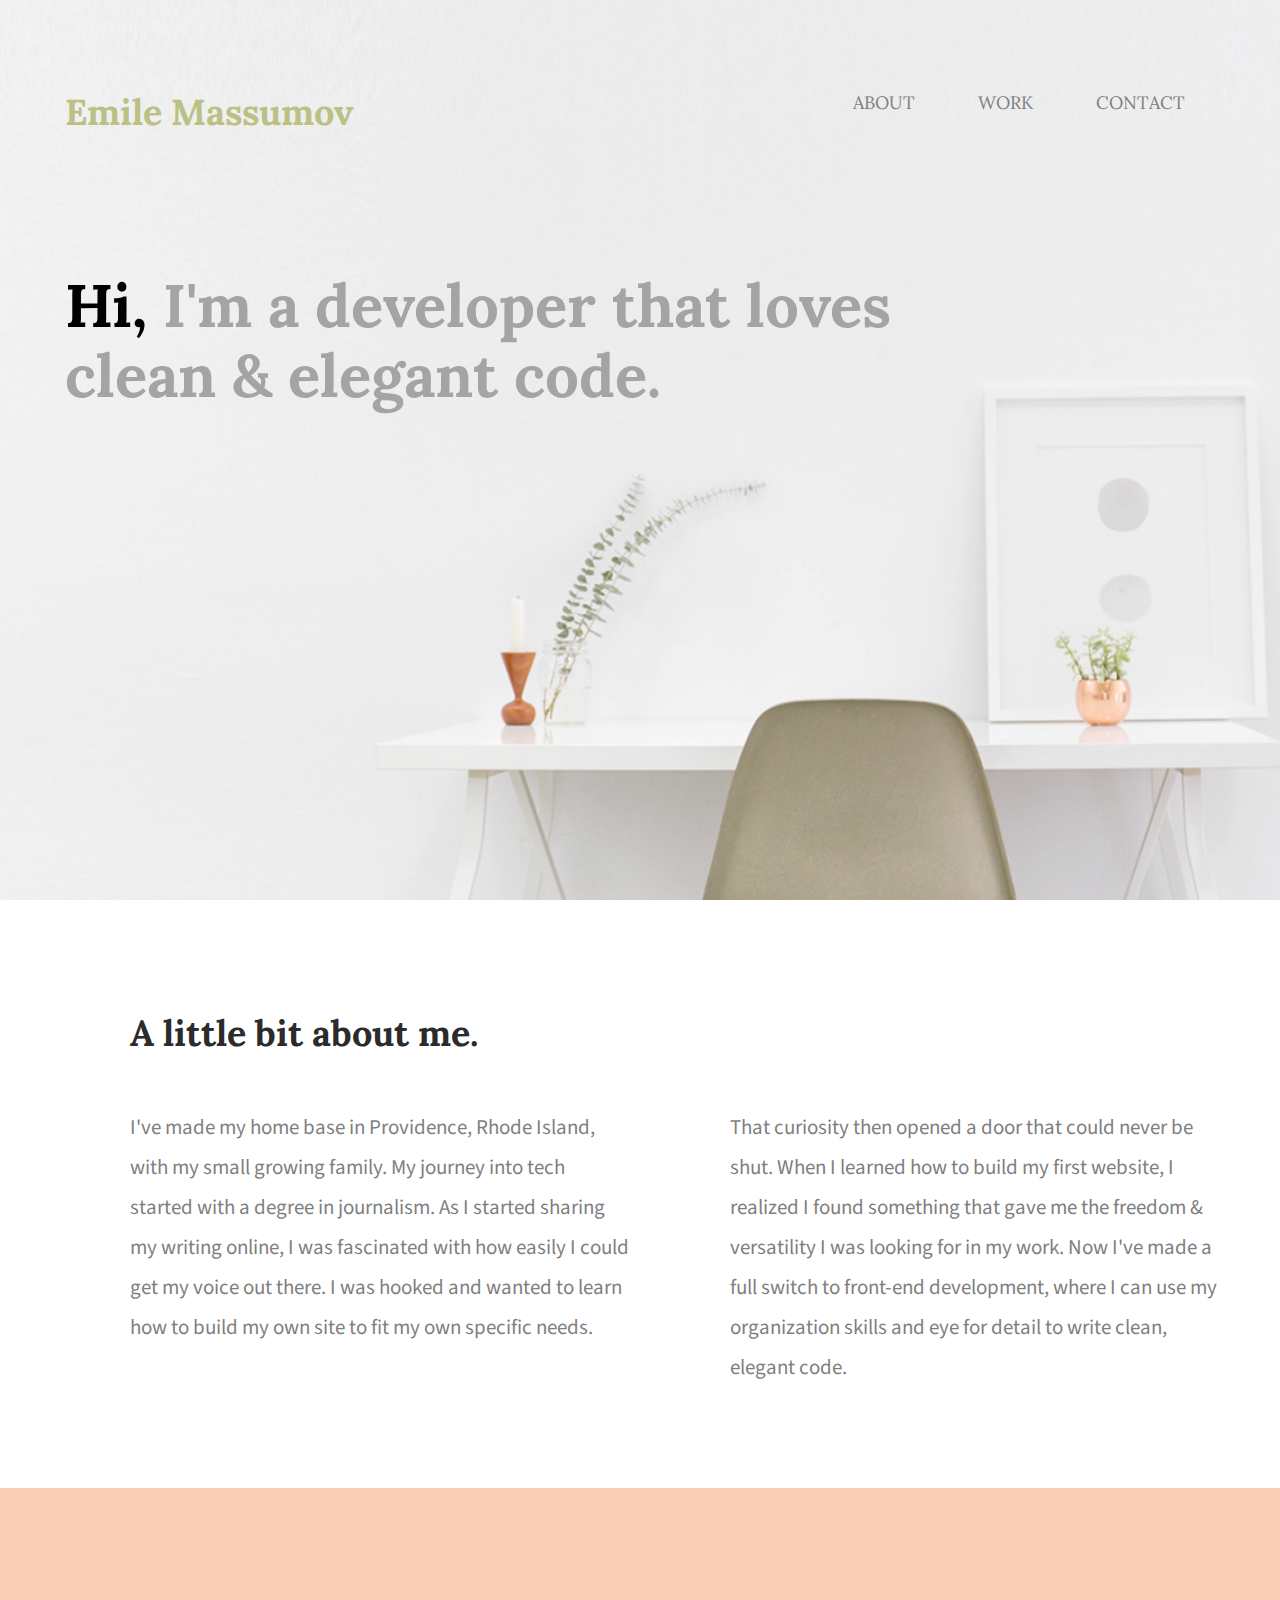
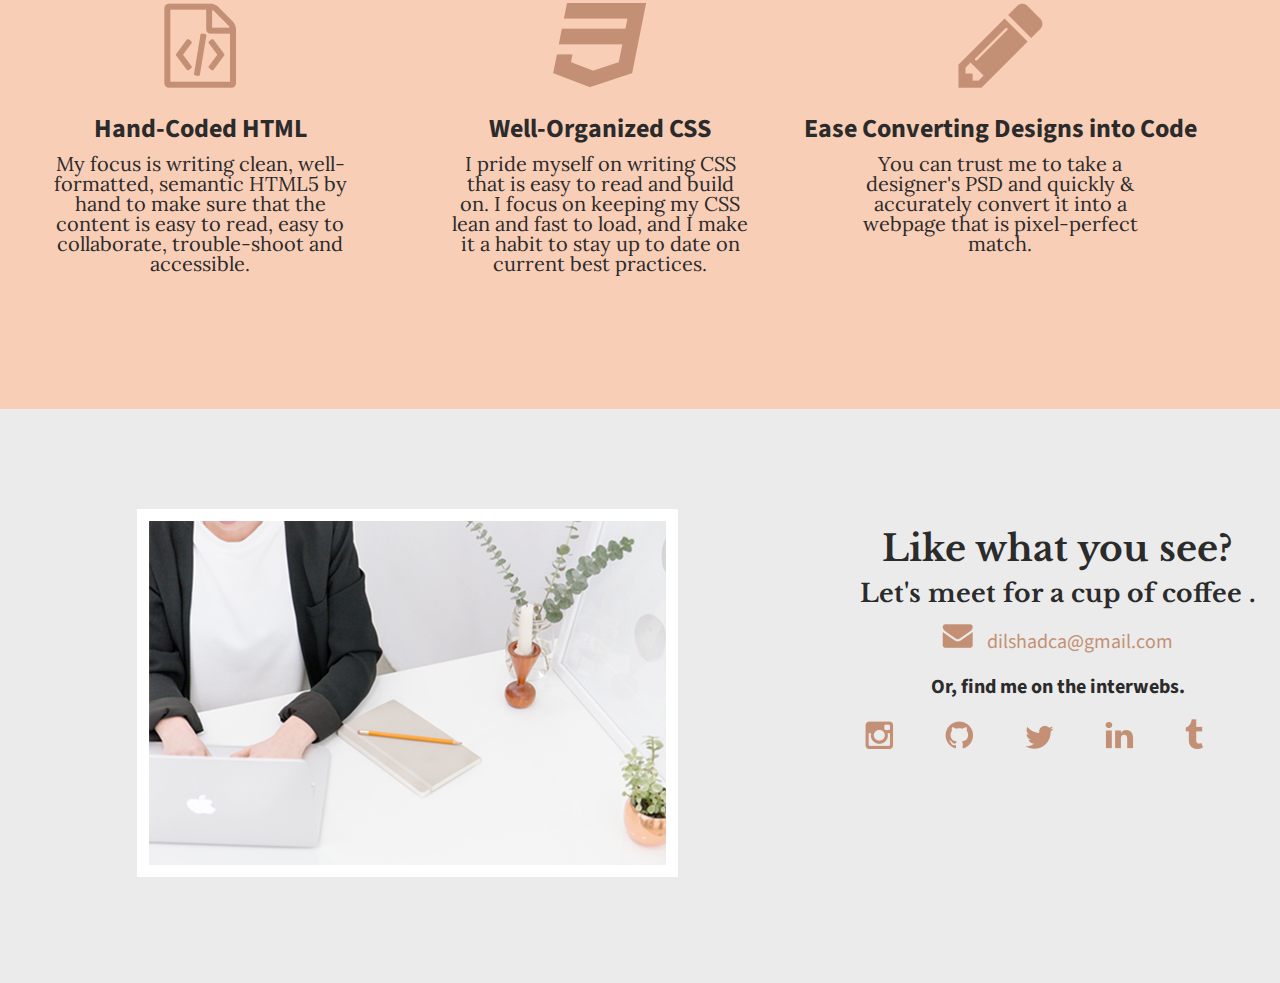
<file: jub/index.html>
<!doctype html>

<html lang=en>

                <head>
                      <link href='https://fonts.googleapis.com/css?family=Source+Sans+Pro:400,700' rel='stylesheet' type='text/css'>
                         <title> Emile Massumov </title>
                            <link rel="stylesheet" href="css/normalize.css">
                         <link rel="stylesheet" href="css/main.css">
                      <link href="https://fonts.googleapis.com/css?family=Lora:400,700" rel="stylesheet" type="text/css">
               <link href="https://fonts.googleapis.com/css2?family=Roboto:wght@400;700&display=swap" rel="stylesheet">
          </head>

<body>
                <header>
                  <div class="full-width">
                    <div class="half-width">
                  <h1>Emile Massumov</h1>
              <h2><span>Hi,</span> I'm a developer that loves clean &amp; elegant code.</h2>

          </div>

<div class="half-width">
<nav>
              <ul>
                <li><a href="#about">About</a></li>
                   <li><a href="#work">Work</a></li>
                      <li><a href="#contact">Contact</a></li>
                        </ul>


</nav>


</div>
</div>
</header>

<main>
           <section id="about">
             <link rel="preconnect" href="https://fonts.gstatic.com">
                <link href="https://fonts.googleapis.com/css2?family=Roboto:wght@400;700&display=swap" rel="stylesheet">

            <div class="full-width">
              <h2>A little bit about me.</h2>
                 <div class="half-width">

<p>I've made my home base in Providence, Rhode Island, with my small growing family. My journey into tech started with a degree in journalism. As I started sharing my writing online, I was fascinated with how easily I could get my voice out there. I was hooked and wanted to learn how to build my own site to fit my own specific needs.</p>
</div>
                        <div class="half-width">
<p>That curiosity then opened a door that could never be shut. When I learned how to build my first website, I realized I found something that gave me the freedom & versatility I was looking for in my work. Now I've made a full switch to front-end development, where I can use my organization skills and eye for detail to write clean, elegant code.</p>
</div>
   </div>

</section>
             <section id="work">
                <div class="full-width">
                   <div class="third-width">
                       <img src="img/html-icon.png" alt="HTML icon" />
<h3>Hand-Coded HTML</h3>

            <link rel="preconnect" href="https://fonts.gstatic.com">
               <link href="https://fonts.googleapis.com/css2?family=Roboto:wght@400;700&display=swap" rel="stylesheet">
<p>My focus is writing clean, well-formatted, semantic HTML5 by hand to make sure that the content is easy to read, easy to collaborate, trouble-shoot and accessible.</p>

 </div>
             <div class="third-width">
               <img src="img/css-icon.png" alt="css-icon"/>
<h3>Well-Organized CSS</h3>

<p>I pride myself on writing CSS that is easy to read and build on. I focus on keeping my CSS lean and fast to load, and I make it a habit to stay up to date on current best practices.</p>

 </div>
             <div class="third-width">
                <img src="img/pencil-icon.png" alt="pencil-icon"/>

<h3>Ease Converting Designs into Code</h3>

<p>You can trust me to take a designer's PSD and quickly & accurately convert it into a webpage that is pixel-perfect match.</p>

  </div>
       </div>
             </section>
               <footer id="contact">
                  <div class="full-width">
                     <div class="half-width">
               <img src="img/contact-image.png" alt="contact-image" id="contact-img"/>
            </div>
         <div class="half-width">
<h2>Like what you see?</h2>
<link href="https://fonts.googleapis.com/css2?family=Libre+Baskerville:wght@700&display=swap" rel="stylesheet">

           <div>
    <h3 id="email-header">Let's meet for a cup of coffee . </h3> <link rel="preconnect" href="https://fonts.gstatic.com">
<link href="https://fonts.googleapis.com/css2?family=Open+Sans+Condensed:wght@300&display=swap" rel="stylesheet"><link rel="preconnect" href="https://fonts.gstatic.com">
<link href="https://fonts.googleapis.com/css2?family=Fira+Sans:wght@600&display=swap" rel="stylesheet">
    <a href="mailto:dilshadca@gmail.com" target="_BLANK"><img src="img/envelope.png" alt="envelope" id="envelope"/> </a>
    <a href="mailto:dilshadca@gmail.com" target="_BLANK">dilshadca@gmail.com </a>

      <div>
<h4 id="socialmedia-header"> Or, find me on the interwebs.</h4>

</div>
</div>
<ul>
  <li><a href="https://www.instagram.com"><img src="img/instagram.png" alt="instagram"/></a></li>
  <li><a href="https://github.com"><img src="img/github.png" alt="github"/> </a></li>
  <li><a href="https://www.twitter.com"><img src="img/twitter.png" alt="twitter"/></a></li>
  <li><a href="https://www.linkedin.com"><img src="img/linkedin.png" alt="linkedin"/></a></li>
  <li><a href="https://www.tumblr.com"><img src="img/tumblr.png" alt="tumblr"/></a></li>
    </ul>

</div>
</div>
</footer>
</main>
</body>
</file>
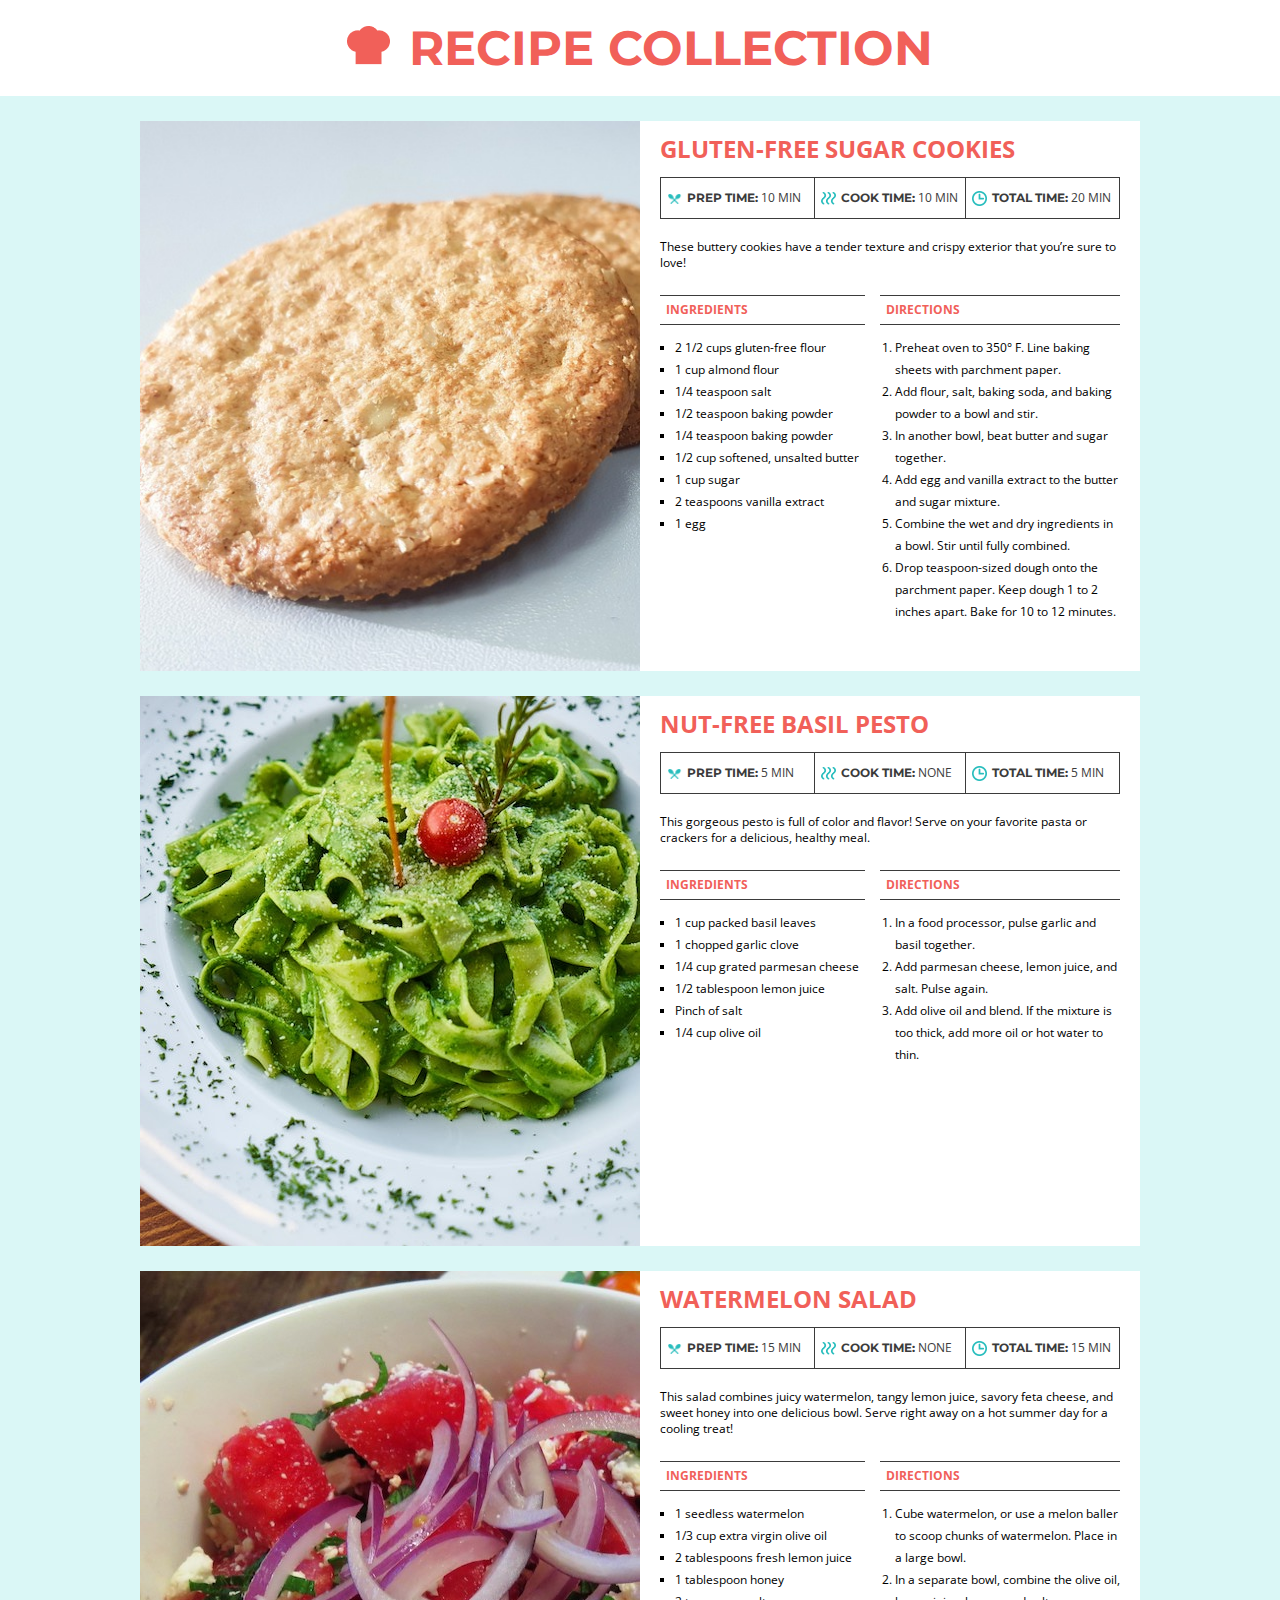
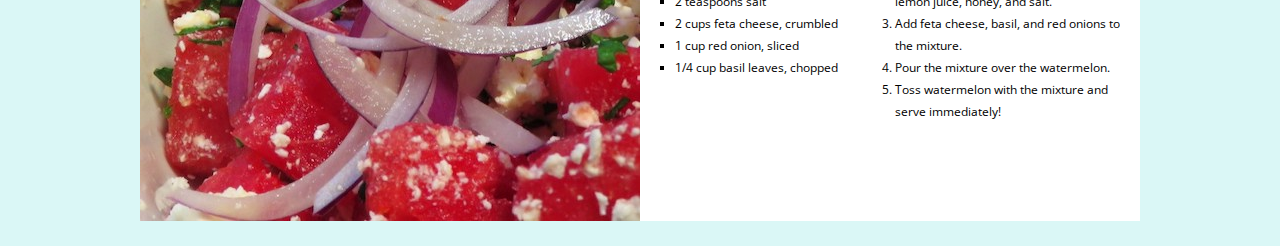
<file: recep/index.html>
<!doctype html>
<html lang="en">

    <head>
        <meta charset="utf-8">
          <title>Recipe Cards Project</title>
          <link href="https://fonts.googleapis.com/css?family=Montserrat:700%7COpen+Sans&display=swap" rel="stylesheet">
                <link rel="stylesheet" href="css/normalize.css">
                     <link rel="stylesheet" href="css/style.css">
    </head>

    <body>
        <header>
            <img src="img/chef-hat.png" alt="chef hat">

            <h1>Recipe Collection</h1>
            <link rel="preconnect" href="https://fonts.gstatic.com">
                <link href="https://fonts.googleapis.com/css2?family=Montserrat:wght@200&display=swap" rel="stylesheet">


        </header>
        <main>
            <article id="cookies" class="card">
                <div class="image"></div>
                <div class="recipe">
                    <h2>Gluten-Free Sugar Cookies</h2>
                        <link rel="preconnect" href="https://fonts.gstatic.com">
                           <link href="https://fonts.googleapis.com/css2?family=Open+Sans:wght@700&display=swap" rel="stylesheet">
                    <div class="time">
                        <div class="prep">
                            <img src="img/spoons.png" alt="prep time"><p class="time-details"><strong>Prep Time:</strong> 10 Min</p>
                        </div>
                        <div class="cook">
                            <img src="img/steam.png" alt="cook time"><p class="time-details"><strong>Cook Time:</strong> 10 Min</p>
                        </div>
                        <div class="total">
                            <img src="img/clock.png" alt="total time"><p class="time-details"><strong>Total Time:</strong> 20 Min</p>
                        </div>
                    </div>
                    <p class="description">These buttery cookies have a tender texture and crispy exterior that you’re
                        sure to love!</p>
                    <div class="columns">
                        <section class="ingredients">
                            <h3>Ingredients</h3>
                            <ul>
                                <li>2 1/2 cups gluten-free flour</li>
                                <li>1 cup almond flour</li>
                                <li>1/4 teaspoon salt</li>
                                <li>1/2 teaspoon baking powder</li>
                                <li>1/4 teaspoon baking powder</li>
                                <li>1/2 cup softened, unsalted butter</li>
                                <li>1 cup sugar</li>
                                <li>2 teaspoons vanilla extract</li>
                                <li>1 egg</li>
                            </ul>
                        </section>
                        <section class="directions">
                            <h3>Directions</h3>
                            <ol>
                                <li>Preheat oven to 350&deg; F. Line baking sheets with parchment paper.</li>
                                <li>Add flour, salt, baking soda, and baking powder to a bowl and stir.</li>
                                <li>In another bowl, beat butter and sugar together.</li>
                                <li>Add egg and vanilla extract to the butter and sugar mixture.</li>
                                <li>Combine the wet and dry ingredients in a bowl. Stir until fully combined.</li>
                                <li>Drop teaspoon-sized dough onto the parchment paper. Keep dough 1 to 2 inches apart.
                                    Bake for 10 to 12 minutes.</li>
                            </ol>
                        </section>
                    </div>
                </div>
            </article>
            <article id="pesto" class="card">
                <div class="image"></div>
                <div class="recipe">
                    <h2>Nut-Free Basil Pesto</h2>
                         <link rel="preconnect" href="https://fonts.gstatic.com">
                              <link href="https://fonts.googleapis.com/css2?family=Open+Sans:wght@700&display=swap" rel="stylesheet">
                    <div class="time">
                        <div class="prep">
                            <img src="img/spoons.png" alt="prep time"><p class="time-details"><strong>Prep Time:</strong> 5 Min</p>
                        </div>
                        <div class="cook">
                            <img src="img/steam.png" alt="cook time"><p class="time-details"><strong>Cook Time:</strong> None</p>
                        </div>
                        <div class="total">
                            <img src="img/clock.png" alt="total time"><p class="time-details"><strong>Total Time:</strong> 5 Min</p>
                        </div>
                    </div>
                    <p class="description">This gorgeous pesto is full of color and flavor! Serve on your favorite pasta
                        or crackers for a delicious, healthy meal.</p>
                    <div class="columns">
                        <section class="ingredients">
                            <h3>Ingredients</h3>
                            <ul>
                                <li>1 cup packed basil leaves</li>
                                <li>1 chopped garlic clove</li>
                                <li>1/4 cup grated parmesan cheese</li>
                                <li>1/2 tablespoon lemon juice</li>
                                <li>Pinch of salt</li>
                                <li>1/4 cup olive oil</li>
                            </ul>
                        </section>
                        <section class="directions">
                            <h3>Directions</h3>
                            <ol>
                                <li>In a food processor, pulse garlic and basil together.</li>
                                <li>Add parmesan cheese, lemon juice, and salt. Pulse again.</li>
                                <li>Add olive oil and blend. If the mixture is too thick, add more oil or hot water to
                                    thin.</li>
                            </ol>
                        </section>
                    </div>
                </div>
            </article>
            <article id="salad" class="card">
                <div class="image"></div>
                <div class="recipe">
                    <h2>Watermelon Salad</h2>
                             <link rel="preconnect" href="https://fonts.gstatic.com">
                                   <link href="https://fonts.googleapis.com/css2?family=Open+Sans:wght@700&display=swap" rel="stylesheet">
                    <div class="time">
                        <div class="prep">
                            <img src="img/spoons.png" alt="prep time"><p class="time-details"><strong>Prep Time:</strong> 15 Min</p>
                        </div>
                        <div class="cook">
                            <img src="img/steam.png" alt="cook time"><p class="time-details"><strong>Cook Time:</strong> None</p>
                        </div>
                        <div class="total">
                            <img src="img/clock.png" alt="total time"><p class="time-details"><strong>Total Time:</strong> 15 Min</p>
                        </div>
                    </div>
                    <p class="description">This salad combines juicy watermelon, tangy lemon juice, savory feta cheese,
                        and sweet honey into one delicious bowl. Serve right away on a hot summer day for a cooling
                        treat!</p>
                    <div class="columns">
                        <section class="ingredients">
                            <h3>Ingredients</h3>
                            <ul>
                                <li>1 seedless watermelon</li>
                                <li>1/3 cup extra virgin olive oil</li>
                                <li>2 tablespoons fresh lemon juice</li>
                                <li>1 tablespoon honey</li>
                                <li>2 teaspoons salt</li>
                                <li>2 cups feta cheese, crumbled</li>
                                <li>1 cup red onion, sliced</li>
                                <li>1/4 cup basil leaves, chopped</li>
                            </ul>
                        </section>
                        <section class="directions">
                            <h3>Directions</h3>
                            <ol>
                                <li>Cube watermelon, or use a melon baller to scoop chunks of watermelon. Place in a
                                    large bowl.</li>
                                <li>In a separate bowl, combine the olive oil, lemon juice, honey, and salt.</li>
                                <li>Add feta cheese, basil, and red onions to the mixture.</li>
                                <li>Pour the mixture over the watermelon.</li>
                                <li>Toss watermelon with the mixture and serve immediately!</li>
                            </ol>
                        </section>
                    </div>
                </div>
            </article>
        </main>
    </body>

</html>
</file>
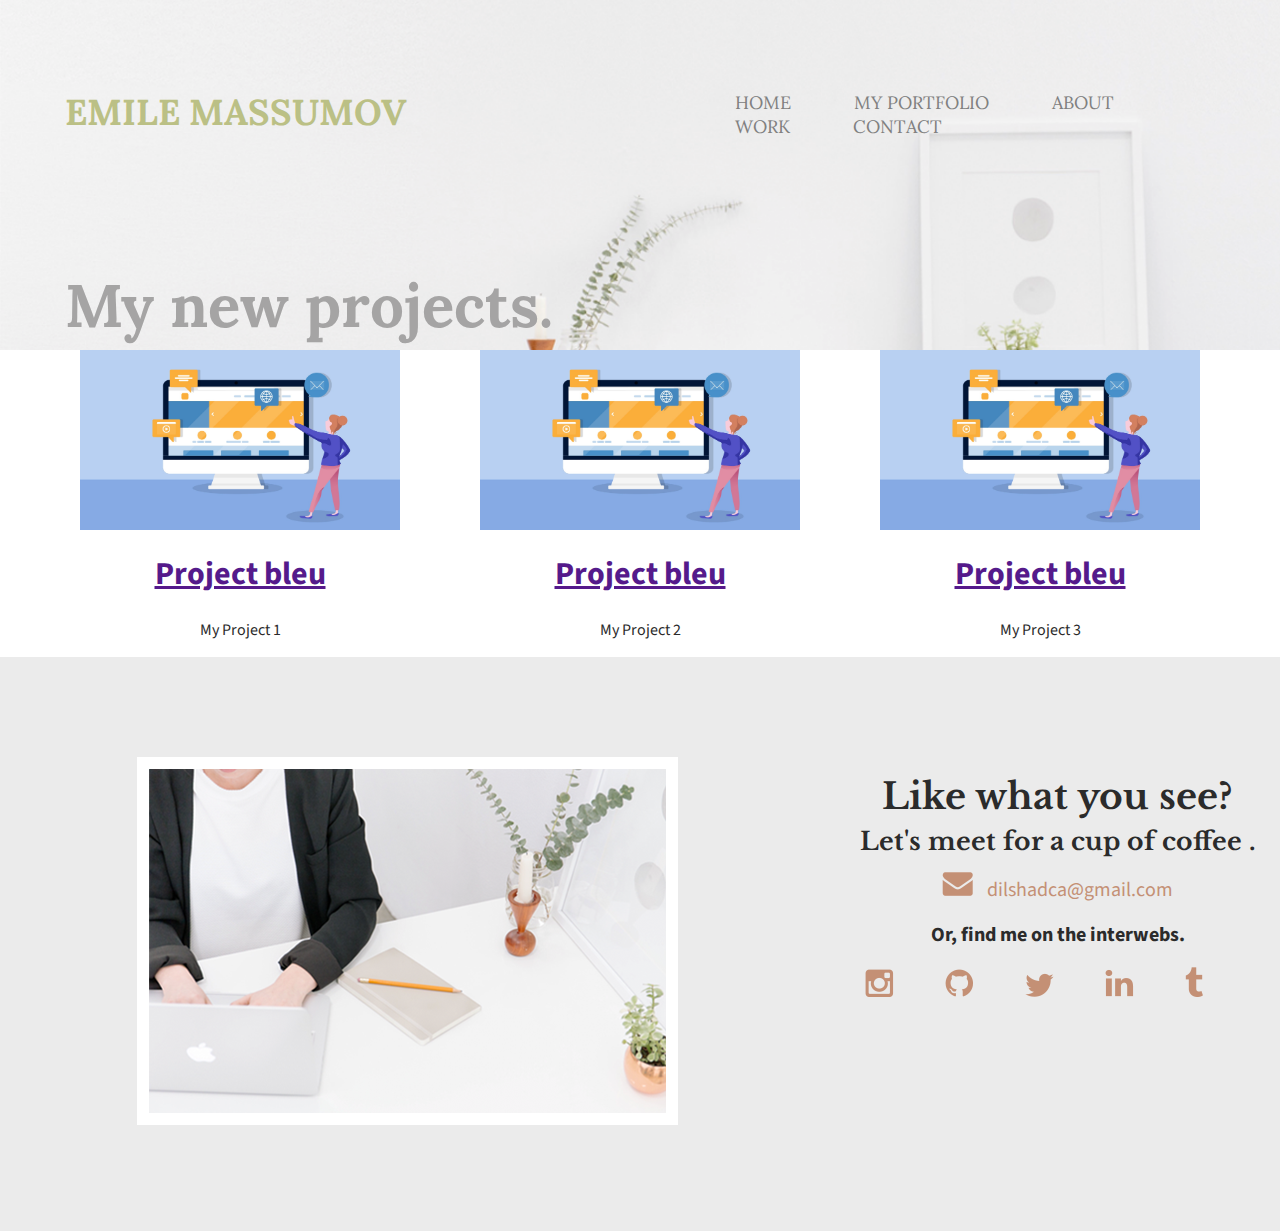
<file: jub/work/index.html>
<!doctype html>

<html lang=en>

                <head>
                      <link href='https://fonts.googleapis.com/css?family=Source+Sans+Pro:400,700' rel='stylesheet' type='text/css'>
                         <title> EMILE MASSUMOV </title>
                            <link rel="stylesheet" href="../css/normalize.css">
                         <link rel="stylesheet" href="../css/main.css">
                      <link href="https://fonts.googleapis.com/css?family=Lora:400,700" rel="stylesheet" type="text/css">
               <link href="https://fonts.googleapis.com/css2?family=Roboto:wght@400;700&display=swap" rel="stylesheet">
          </head>

<body>
                <header id="project">
                  <div class="full-width">
                    <div class="half-width">
                  <h1>EMILE MASSUMOV</h1>
              <h2>My new projects.</h2>

          </div>

<div class="half-width">
<nav>
              <ul>
                <li><a href="../index.html">Home</a></li>
                <li><a href="work/index.html">My Portfolio</a></li>
                <li><a href="#about">About</a></li>
                   <li><a href="#work">Work</a></li>
                      <li><a href="#contact">Contact</a></li>
                        </ul>


</nav>


</div>
</div>
</header>

<main>

      <!-- PROJECTS SECTION -->

           <section id="projects">
             <link rel="preconnect" href="https://fonts.gstatic.com">
                <link href="https://fonts.googleapis.com/css2?family=Roboto:wght@400;700&display=swap" rel="stylesheet">
                        <div class="full-width">
                          <div class="third-width">
                            <a href=""><img src="../img/web.jpg" alt = "Project blue" class="center"/></a>
                                  <a href=""><h1>Project bleu</h1></a>
                                     <p>My Project 1</p>

  </div>
                        <div class="third-width">
                          <a href=""><img src="../img/web.jpg" alt = "Project bleu" class="center"/></a>
                                <a href=""><h1>Project bleu </h1></a>
                                   <p>My Project 2</p>
</div>
                                   <div class="third-width">
                                     <a href=""><img src="../img/web.jpg" alt = "Project bleu" class="center"/></a>
                                           <a href=""><h1>Project bleu</h1></a>
                                              <p>My Project 3</p>


</div>
   </div>

</section>

<!-- CONTACT SECTION -->

        </section>
               <footer id="contact">
                  <div class="full-width">
                     <div class="half-width">
               <img src="../img/contact-image.png" alt="contact-image" id="contact-img"/>
            </div>
         <div class="half-width">
<h2>Like what you see?</h2>
<link href="https://fonts.googleapis.com/css2?family=Libre+Baskerville:wght@700&display=swap" rel="stylesheet">

           <div>
    <h3 id="email-header">Let's meet for a cup of coffee . </h3> <link rel="preconnect" href="https://fonts.gstatic.com">
<link href="https://fonts.googleapis.com/css2?family=Open+Sans+Condensed:wght@300&display=swap" rel="stylesheet"><link rel="preconnect" href="https://fonts.gstatic.com">
<link href="https://fonts.googleapis.com/css2?family=Fira+Sans:wght@600&display=swap" rel="stylesheet">
    <a href="mailto:dilshadca@gmail.com" target="_BLANK"><img src="../img/envelope.png" alt="envelope" id="envelope"/> </a>
    <a href="mailto:dilshadca@gmail.com" target="_BLANK">dilshadca@gmail.com </a>

      <div>
<h4 id="socialmedia-header"> Or, find me on the interwebs.</h4>

</div>
</div>
<ul>
  <li><a href="https://www.instagram.com"><img src="../img/instagram.png" alt="instagram"/></a></li>
  <li><a href="https://github.com"><img src="../img/github.png" alt="github"/> </a></li>
  <li><a href="https://www.twitter.com"><img src="../img/twitter.png" alt="twitter"/></a></li>
  <li><a href="https://www.linkedin.com"><img src="../img/linkedin.png" alt="linkedin"/></a></li>
  <li><a href="https://www.tumblr.com"><img src="../img/tumblr.png" alt="tumblr"/></a></li>
    </ul>

</div>
</div>
</footer>
</main>
</body>
</file>
<file: jub/css/main.css>
/****** BASE STYLES ******/



body {
    font-family: 'Source Sans Pro', sans-serif;
    color: #2b2b2b;

  }

/****** GRID ******/

.full-width {
    width: 1200px;
    margin: 0 auto;
    overflow: auto;
}

.half-width {
    width: 600px;
    float: left;
}

.third-width {
    width: 400px;
    float: left;
}

/****** HEADER ******/

header {
    height:900px;
    background:url('../img/full-background.png') no-repeat;
    background-size: cover;
    background-position: center;
    }

header h1 {
    padding: 65px 0 65px 25px;
    font-family: 'Lora', serif;
    font-size: 36px;
    color:#bbc085 ;
}

nav {
    float: right;
    padding: 75px 25px;
}

nav ul li {
    display: inline-block;
}

nav ul li a {
    text-transform:uppercase;
    text-decoration:none;
    font-size:18px;
    color:gray;
    font-family: 'Lora', serif;
    padding: 30px;
}

header h2 {
    width:900px;
    font-family:'Lora', serif;
    font-size:60px;
    line-height:70px;
    color:#a5a4a4;
    padding: 20px 0 20px 25px;
}

header h2 span {
    color:black;
    clear:both;

}

/****** ABOUT ******/

#about .full-width {
    padding:80px;

}

#about h2 {
    font-family: 'Lora', serif;
    font-size: 36px;
    padding-left: 50px;
}

#about p {
    font-size: 21px;
    color: #7f7f7f;
    line-height: 40px;
    padding-left: 50px;
    padding-right: 50px;
}

#work .full-width {
    padding: 115px 0;
    text-align:center;
    background: #f9ceb7;
    width: auto;


}


#work img {
    padding-bottom: 30px;


}
#work h3 {
    font-size:26px;
    line-height:10px;
    width:400px;
    margin: 0 auto;
    text-align:center;

}

#work p {
    font-family: 'Lora', serif;
    font-size:20px;
    text-align: center;
    line-height:20px;
    padding: 0 50px;
}
#contact .full-width {
    padding: 100px;
    text-align:center;
}

#contact img#contact-img {
    margin-left: 15px;
    border: 12px solid white;
}

#contact h2, #contact #email-header, #contact #socialmedia-header, #contact ul {
    padding-left:115px;
}

#contact #envelope {
    padding: 0 10px 0 115px;
}

#contact h2 {
    font-family:'Libre Baskerville', serif;
    font-size:36px;
    line-height:20px;

}

#contact h3 {
    font-family:'Libre Baskerville', serif;
    font-size:25px;
    line-height:10px;
}

#contact h4 {
  font-size:20px;
    line-height:10px;
}

#contact #email-header{
    font-size:'Open Sans Condensed', sans-serif;
    font-weight:
    line-height:
    margin: -30px 0 5px 0;
}

#contact #socialmedia-header {
    font-weight:10px;
    font-size:
    line-height:
    margin: 40px 0 0 0;
}

#contact a {
    text-decoration:none;
    color:#c49075;
    font-size:20px;
    font-weight:
    font-size:'Fira Sans', sans-serif;
}

#contact li {
     list-style: none;
     }

#contact ul li {
  display: inline-block;
     list-style: none;

}
#contact ul img {
    padding-right: 48px;
    }

    /****** PROJECT 1 ******/

#projects img {
        width: 80%;


}
#project {
  height: 350px;

}
#projects   a {
        text-align: center;

}
#projects   p {
        text-align: center;
}



.center  {
  display: block;
  margin-left: auto;
  margin-right: auto;
  width: 50%;
}




/****** PROJECT contact ******/

#contact, #contact-project {
    background-color: #ebebeb;
}

#contact ul, #contact-project ul {
    list-style: none;
}

#contact ul li, #contact-project ul li{
    display: inline-block;
}
</file>
<file: recep/css/style.css>
/****** BASE STYLES ******/

body {
    color: #f16059 ;
    background-color:#daf7f6;
    font-size:12px;
    font-family: 'Open Sans', sans-serif;
    line-height:16px;
}

header {
    background-color: #FFFFFF;
    text-align: center;

}

header h1 {
    display:inline-block;
    padding:40px 0;
    font-family: 'Montserrat', sans-serif;
    color: #F16059;
    text-transform:uppercase;
    margin:0;
    font-size:48px;
    font-weight: bold;
}
header img {
  margin-right: 16px;
}

main {
  width: 1000px;
  margin:0 auto;
  color:black;
}

/****** PUTTING THE IMAGE ******/

.card {
  margin: 25px 0px;
  overflow:auto;
}

.image {
  height:550px;
  width:500px;
  float: left;

}

.recipe {
  padding:20px;
  float: left;
  width: 500px;
  height:550px;
  background-color: white;
  box-sizing: border-box;
}

/****** ADDING THE IMAGE ******/

#cookies .image {
background-image:url("../img/gluten-free-sugar-cookies.jpg");
background-size: cover;
}
#pesto .image {
  background-image:url("../img/nut-free-pesto.jpg");
  background-size: cover;
}

#salad .image {
  background-image:url("../img/watermelon-salad.jpg");
  background-size: cover;
}

/****** Styling Recipe Times ******/


.recipe h2 {
             color:#F16059;
             font-size:24px;
             font-weight:bold;
             font-family: 'Open Sans', sans-serif;
             text-transform: uppercase;
             margin-top:0;
}

/****** BOX AROUND FOR TIMER ******/

.time {
  margin-bottom: 20px;
  border: 1px;
  color: #3B3B3B;
  overflow: auto;
  border-style: solid;

}

.time div {
float: left;
padding-left: 6px;
width: 33.3333%;
box-sizing: border-box;
text-transform: uppercase;

}
.time .cook  {
  border-width:0px 1px;
  border-color: #3B3B3B;
  border-style: solid;

}

.time-details  {
display: inline-block;


}


.time strong  {
 font-family: 'Montserrat', sans-serif;
}

.time img {
	margin-right: 5px;
	vertical-align: middle;
	width: 15px;
	height: auto;
}

/****** Creating Multiple Columns H3 ******/

.columns {
 overflow: auto;
 }

 .directions {
  float: left;
  width: 240px;
  }

  .ingredients  {
   float: left;
   width: 205px;
   margin-right: 15px;

   }

   .recipe h3  {
    padding: 6px;
    border-top: 1px;
    border-bottom: 1px;
    border-color: #3B3B3B;
    border-style: solid;
    font-size: 12px;
    border-width: 1px 0px;
    text-transform: uppercase;
    color: #F16059;
    }

    .ingredients div {
    padding-left: 15px;
    line-height: 10px;
     }

    .ingredients ul {
       list-style-type: square;
       padding-left: 15px;
       line-height: 22px;
     }

     .directions ol {
       padding-left: 15px;
       line-height: 22px;
     }
</file>
